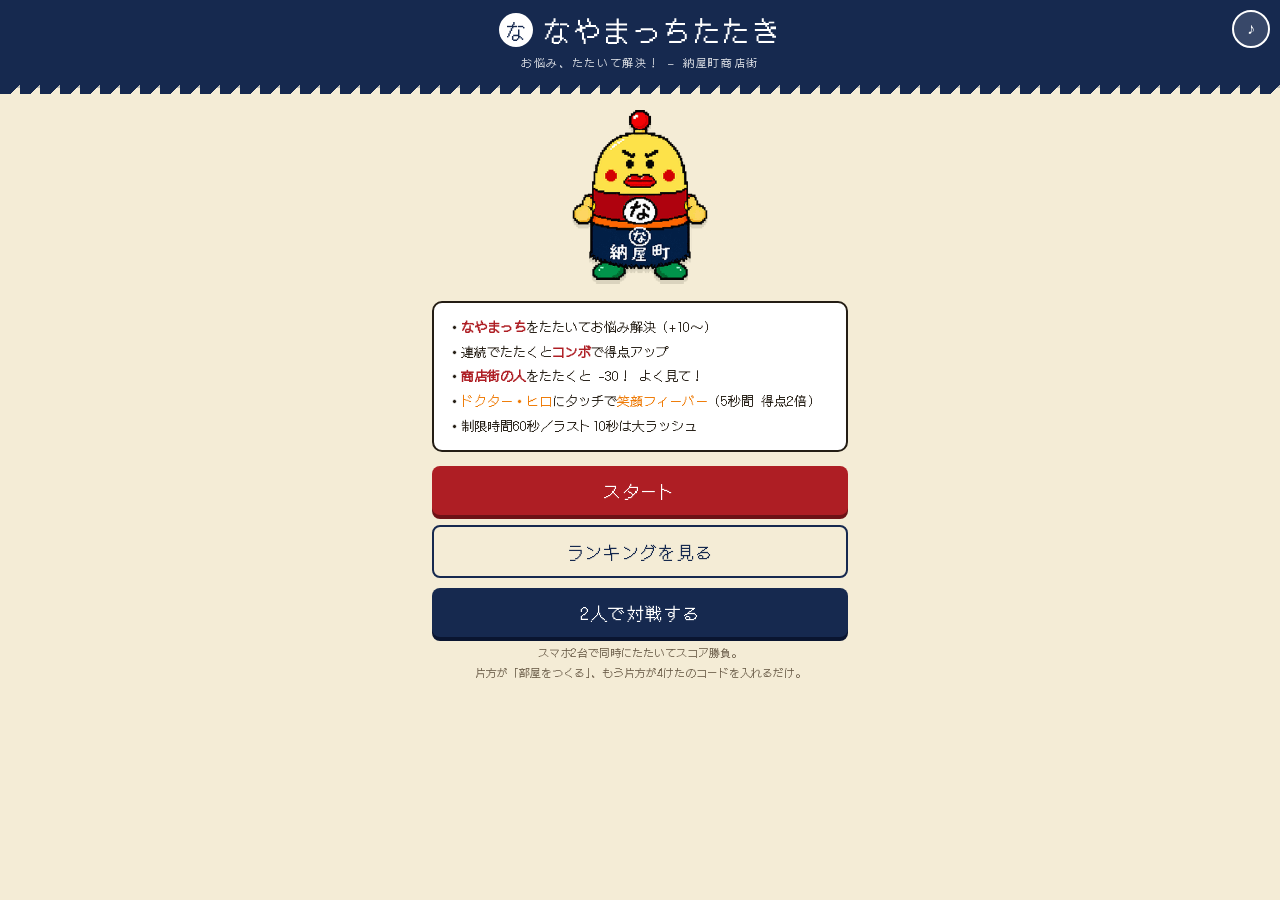
<file: index.html>
<!DOCTYPE html>
<html lang="ja">
<head>
<meta charset="UTF-8">
<meta name="color-scheme" content="light">
<meta name="viewport" content="width=device-width, initial-scale=1.0, user-scalable=no">
<title>なやまっちたたき｜納屋町商店街</title>
<meta name="description" content="納屋町商店街のなやまっちを叩いてお悩み解決！週間・月間ランキングつきのモグラ叩きゲーム。">
<meta property="og:title" content="なやまっちたたき｜納屋町商店街">
<meta property="og:description" content="お悩み、たたいて解決！">
<meta property="og:image" content="ogp.png">
<meta property="og:type" content="website">
<meta name="apple-mobile-web-app-capable" content="yes">
<meta name="apple-mobile-web-app-status-bar-style" content="black-translucent">
<link rel="icon" href="icons/icon-192.png">
<link rel="apple-touch-icon" href="icons/apple-touch-icon.png">
<link rel="manifest" href="manifest.webmanifest">
<link rel="preconnect" href="https://fonts.googleapis.com">
<link href="https://fonts.googleapis.com/css2?family=DotGothic16&display=swap" rel="stylesheet">
<link rel="stylesheet" href="style.css">
</head>
<body>
<div id="bg-underlay" aria-hidden="true"></div>
<button id="mute-btn" title="音を切り替え">♪</button>
<header>
  <div class="noren">
    <div class="na-mark">な</div>
    <h1>なやまっちたたき</h1>
  </div>
  <div class="tagline">お悩み、たたいて解決！ — 納屋町商店街</div>
</header>

<main>
  <!-- タイトル -->
  <section id="scr-title" class="screen active">
    <div class="title-hero" id="title-naya"></div>
    <div class="rules">
      ・<b>なやまっち</b>をたたいてお悩み解決（+10〜）<br>
      ・連続でたたくと<b>コンボ</b>で得点アップ<br>
      ・<b>商店街の人</b>をたたくと −30！ よく見て！<br>
      ・<span class="fever-word">ドクター・ヒロ</span>にタッチで<span class="fever-word">笑顔フィーバー</span>（5秒間 得点2倍）<br>
      ・制限時間60秒／ラスト10秒は大ラッシュ
    </div>
    <div class="stack">
      <button class="btn" id="btn-start">スタート</button>
      <button class="btn ghost" id="btn-ranking">ランキングを見る</button>
      <a class="btn sub linkbtn" href="versus.html">2人で対戦する</a>
      <div class="btn-note">スマホ2台で同時にたたいてスコア勝負。<br>片方が「部屋をつくる」、もう片方が4けたのコードを入れるだけ。</div>
    </div>
  </section>

  <!-- ゲーム -->
  <section id="scr-game" class="screen">
    <div class="hud">
      <div class="box" id="hud-score"><div class="label">スコア</div><div class="val">0</div></div>
      <div class="box" id="hud-combo"><div class="label">コンボ</div><div class="val">0</div></div>
      <div class="box" id="hud-time"><div class="label">のこり</div><div class="val">60</div></div>
    </div>
    <div id="fever-bar"><div id="fever-fill"></div></div>
    <div id="board"></div>
  </section>

  <!-- 結果 -->
  <section id="scr-result" class="screen">
    <div class="result-card" id="result-card">
      <div class="label" style="font-size:12px;color:#6a5c48">けっか</div>
      <div class="big" id="result-score">0</div>
      <div class="meta" id="result-meta"></div>
      <div class="register-row" id="register-row">
        <input id="name-input" maxlength="10" placeholder="なまえ（10文字まで）">
        <button class="btn" id="btn-register">登録</button>
      </div>
      <div class="registered-note" id="registered-note" style="display:none">ランキングに登録しました！</div>
    </div>

    <div class="board-panel">
      <div class="board-tabs">
        <button id="tab-weekly" class="on">週間 TOP10</button>
        <button id="tab-monthly">月間 TOP3</button>
      </div>
      <ol class="board-list" id="board-list"></ol>
      <div class="board-caption" id="board-caption"></div>
    </div>

    <div class="stack">
      <button class="btn" id="btn-retry">もう一回</button>
      <button class="btn sub" id="btn-title">タイトルへ</button>
    </div>
    <div class="footnote" id="backend-note"></div>
  </section>
</main>

<div id="countdown"></div>

<script src="shared.js"></script>
<script src="game.js"></script>
</body>
</html>
</file>
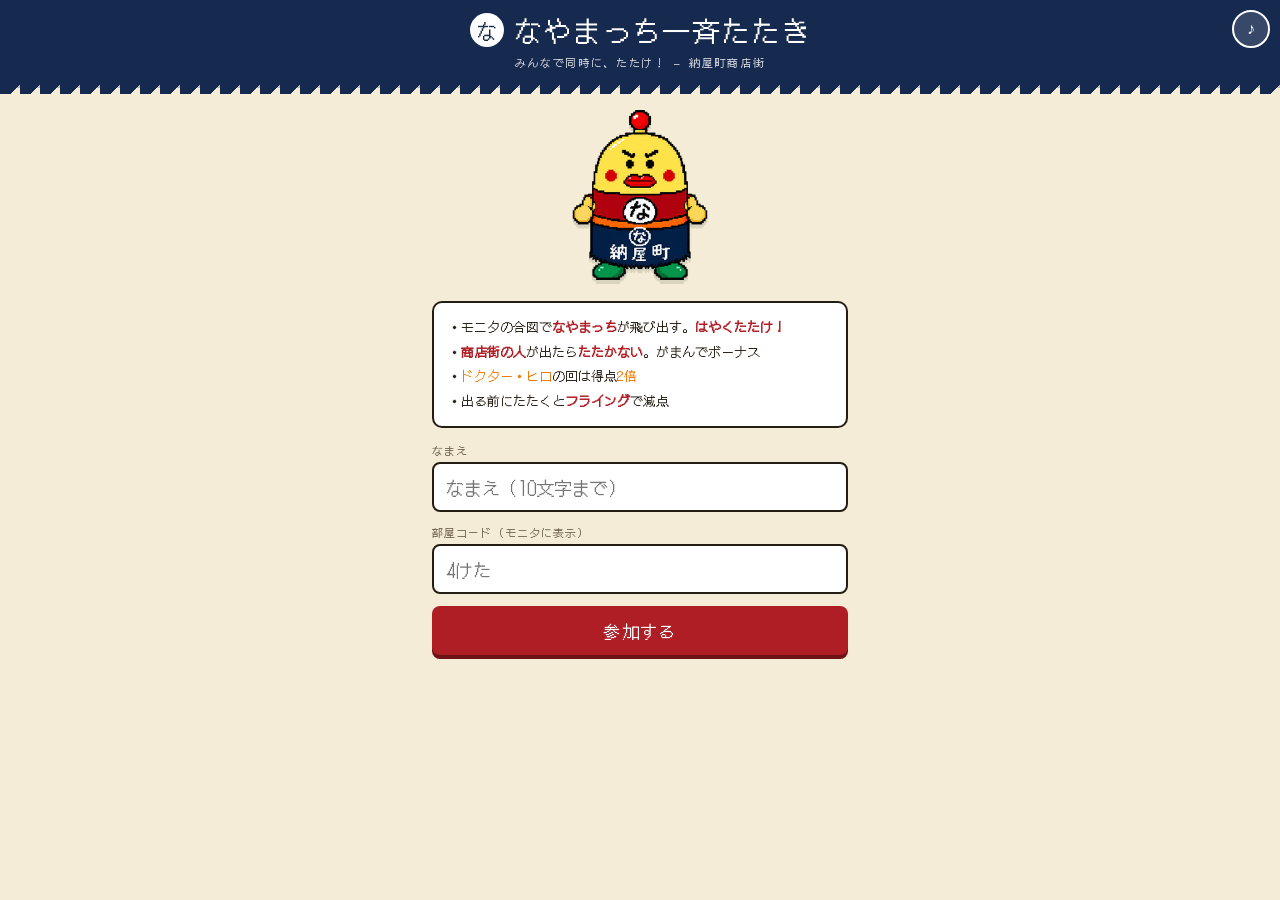
<file: event/index.html>
<!DOCTYPE html>
<html lang="ja">
<head>
<meta charset="UTF-8">
<meta name="color-scheme" content="light">
<meta name="viewport" content="width=device-width, initial-scale=1.0, user-scalable=no">
<title>なやまっち一斉たたき｜納屋町商店街</title>
<meta name="description" content="会場のみんなで同時にたたく、なやまっちの反射神経バトル。スマホで参加！">
<meta property="og:title" content="なやまっち一斉たたき｜納屋町商店街">
<meta property="og:description" content="みんなで同時に、たたけ！">
<meta property="og:image" content="../ogp.png">
<meta property="og:type" content="website">
<meta name="apple-mobile-web-app-capable" content="yes">
<meta name="apple-mobile-web-app-status-bar-style" content="black-translucent">
<link rel="icon" href="../icons/icon-192.png">
<link rel="apple-touch-icon" href="../icons/apple-touch-icon.png">
<link rel="preconnect" href="https://fonts.googleapis.com">
<link href="https://fonts.googleapis.com/css2?family=DotGothic16&display=swap" rel="stylesheet">
<link rel="stylesheet" href="../style.css">
<link rel="stylesheet" href="player.css">
</head>
<body>
<div id="bg-underlay" aria-hidden="true"></div>
<button id="mute-btn" title="音を切り替え">♪</button>
<header>
  <div class="noren">
    <div class="na-mark">な</div>
    <h1>なやまっち一斉たたき</h1>
  </div>
  <div class="tagline">みんなで同時に、たたけ！ — 納屋町商店街</div>
</header>

<main>
  <!-- 参加 -->
  <section id="scr-entry" class="screen active">
    <div class="title-hero" id="title-naya"></div>
    <div class="rules">
      ・モニタの合図で<b>なやまっち</b>が飛び出す。<b>はやくたたけ！</b><br>
      ・<b>商店街の人</b>が出たら<b>たたかない</b>。がまんでボーナス<br>
      ・<span class="fever-word">ドクター・ヒロ</span>の回は得点<span class="fever-word">2倍</span><br>
      ・出る前にたたくと<b>フライング</b>で減点
    </div>
    <label class="field"><span>なまえ</span><input id="name-input" maxlength="10" placeholder="なまえ（10文字まで）"></label>
    <label class="field"><span>部屋コード（モニタに表示）</span><input id="code-input" inputmode="numeric" pattern="[0-9]*" maxlength="4" placeholder="4けた"></label>
    <div class="stack">
      <button class="btn" id="btn-join">参加する</button>
    </div>
    <div class="footnote" id="entry-note"></div>
  </section>

  <!-- 待機 -->
  <section id="scr-lobby" class="screen">
    <div class="result-card">
      <div class="label">参加できました！</div>
      <div class="big-name" id="lobby-name">なまえ</div>
      <div class="meta">いま <b id="lobby-count">1</b> 人が参加中</div>
      <div class="team-chip" id="team-chip"></div>
    </div>
    <div class="waiting-note">モニタを見て、はじまるのを待ってね</div>
    <div class="stack"><button class="btn ghost" id="btn-leave">退出する</button></div>
  </section>

  <!-- ラウンド -->
  <section id="scr-round" class="screen">
    <div class="round-head"><span id="round-label">ラウンド 1</span><span class="total" id="total-score">0 点</span></div>
    <div id="arena" class="arena wait">
      <div class="arena-msg" id="arena-msg">まて…</div>
      <div class="hole big-hole"><img class="cellimg" id="arena-img" alt=""></div>
      <div class="arena-result" id="arena-result"></div>
    </div>
    <div class="footnote">画面のどこを押してもOK</div>
  </section>

  <!-- 団体戦 -->
  <section id="scr-tug" class="screen">
    <div class="round-head"><span>団体戦・綱引き</span><span class="total" id="tug-time">10</span></div>
    <div id="tug-btn" class="tug-btn">
      <div class="tug-team" id="tug-team">あか</div>
      <div class="tug-msg" id="tug-msg">連打！</div>
      <div class="tug-count" id="tug-count">0</div>
    </div>
  </section>

  <!-- 最終結果 -->
  <section id="scr-final" class="screen">
    <div class="result-card">
      <div class="label" style="font-size:12px;color:#6a5c48">けっか</div>
      <div class="rank" id="final-rank">—位</div>
      <div class="meta" id="final-meta"></div>
      <div class="big" id="final-score">0</div>
      <div class="meta">点</div>
    </div>
    <div class="board-panel">
      <div class="board-tabs"><button class="on">TOP 5</button></div>
      <ol class="board-list" id="final-list"></ol>
    </div>
    <div class="waiting-note" id="final-note">モニタの「もう一回」で次がはじまります</div>
    <div class="stack"><button class="btn ghost" id="btn-leave2">退出する</button></div>
  </section>
</main>

<div id="flash"></div>

<script src="../shared.js"></script>
<script src="../net.js"></script>
<script src="player.js"></script>
</body>
</html>
</file>
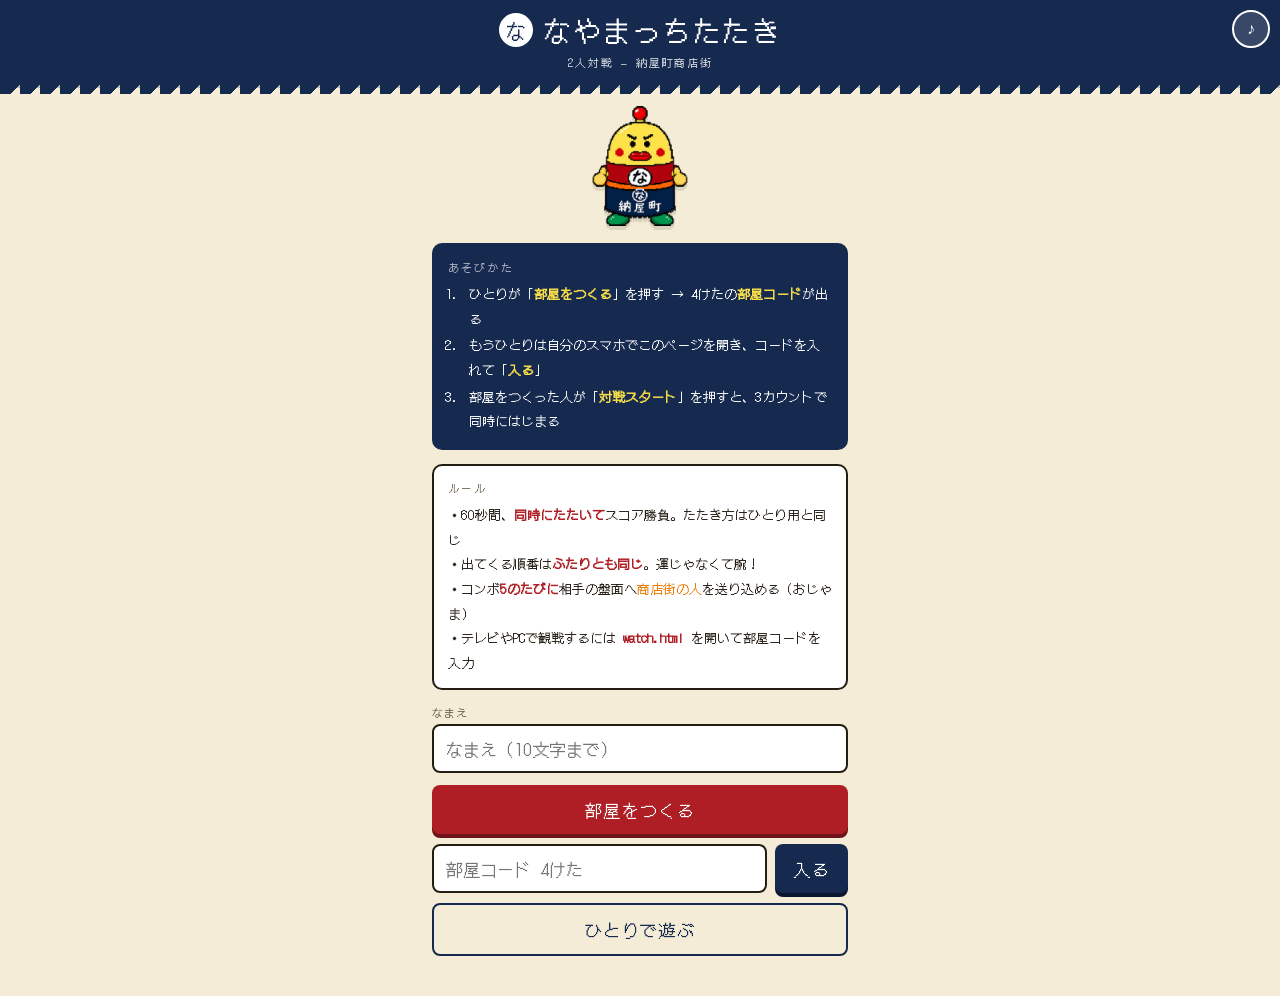
<file: versus.html>
<!DOCTYPE html>
<html lang="ja">
<head>
<meta charset="UTF-8">
<meta name="color-scheme" content="light">
<meta name="viewport" content="width=device-width, initial-scale=1.0, user-scalable=no">
<title>なやまっちたたき 対戦｜納屋町商店街</title>
<meta name="description" content="なやまっちたたきの2人対戦モード。スマホ2台で同時にたたいて、大型モニタで観戦！">
<meta property="og:title" content="なやまっちたたき 対戦｜納屋町商店街">
<meta property="og:description" content="2人で同時にたたいて勝負！">
<meta property="og:image" content="ogp.png">
<meta property="og:type" content="website">
<meta name="apple-mobile-web-app-capable" content="yes">
<meta name="apple-mobile-web-app-status-bar-style" content="black-translucent">
<link rel="icon" href="icons/icon-192.png">
<link rel="apple-touch-icon" href="icons/apple-touch-icon.png">
<link rel="preconnect" href="https://fonts.googleapis.com">
<link href="https://fonts.googleapis.com/css2?family=DotGothic16&display=swap" rel="stylesheet">
<link rel="stylesheet" href="style.css">
<link rel="stylesheet" href="versus.css">
</head>
<body>
<div id="bg-underlay" aria-hidden="true"></div>
<button id="mute-btn" title="音を切り替え">♪</button>
<header>
  <div class="noren">
    <div class="na-mark">な</div>
    <h1>なやまっちたたき</h1>
  </div>
  <div class="tagline">2人対戦 — 納屋町商店街</div>
</header>

<main>
  <!-- 入口 -->
  <section id="scr-entry" class="screen active">
    <div class="title-hero" id="title-naya"></div>
    <div class="rules howto">
      <div class="rules-title">あそびかた</div>
      <ol>
        <li>ひとりが「<b>部屋をつくる</b>」を押す → 4けたの<b>部屋コード</b>が出る</li>
        <li>もうひとりは自分のスマホでこのページを開き、コードを入れて「<b>入る</b>」</li>
        <li>部屋をつくった人が「<b>対戦スタート</b>」を押すと、3カウントで同時にはじまる</li>
      </ol>
    </div>
    <div class="rules">
      <div class="rules-title">ルール</div>
      ・60秒間、<b>同時にたたいて</b>スコア勝負。たたき方はひとり用と同じ<br>
      ・出てくる順番は<b>ふたりとも同じ</b>。運じゃなくて腕！<br>
      ・コンボ<b>5のたびに</b>相手の盤面へ<span class="fever-word">商店街の人</span>を送り込める（おじゃま）<br>
      ・テレビやPCで観戦するには <b>watch.html</b> を開いて部屋コードを入力
    </div>
    <label class="field">
      <span>なまえ</span>
      <input id="name-input" maxlength="10" placeholder="なまえ（10文字まで）">
    </label>
    <div class="stack">
      <button class="btn" id="btn-create">部屋をつくる</button>
      <div class="join-row">
        <input id="code-input" inputmode="numeric" pattern="[0-9]*" maxlength="4" placeholder="部屋コード 4けた">
        <button class="btn sub" id="btn-join">入る</button>
      </div>
      <a class="btn ghost linkbtn" href="index.html">ひとりで遊ぶ</a>
    </div>
    <div class="footnote" id="entry-note"></div>
  </section>

  <!-- 部屋 -->
  <section id="scr-room" class="screen">
    <div class="room-card">
      <div class="label">部屋コード</div>
      <div class="room-code" id="room-code">0000</div>
      <div class="room-hint">相手のスマホで <b>versus.html</b> を開いてこのコードを入力</div>
      <div class="room-hint">観戦用（大型モニタ）：<span class="mono" id="watch-url"></span></div>
    </div>
    <div class="members-panel">
      <div class="label">参加者</div>
      <ul class="members" id="members"></ul>
    </div>
    <div class="stack">
      <button class="btn" id="btn-start" disabled>対戦スタート</button>
      <div class="waiting-note" id="waiting-note">相手の参加を待っています…</div>
      <button class="btn ghost" id="btn-leave">部屋を出る</button>
    </div>
    <div class="footnote" id="room-note"></div>
  </section>

  <!-- ゲーム -->
  <section id="scr-game" class="screen">
    <div class="vs-strip">
      <div class="vs-me"><span class="nm" id="vs-me-name">じぶん</span></div>
      <div class="vs-bar"><div class="vs-fill" id="vs-fill"></div></div>
      <div class="vs-op"><span class="nm" id="vs-op-name">あいて</span><span class="sc" id="vs-op-score">0</span></div>
    </div>
    <div class="hud">
      <div class="box" id="hud-score"><div class="label">スコア</div><div class="val">0</div></div>
      <div class="box" id="hud-combo"><div class="label">コンボ</div><div class="val">0</div></div>
      <div class="box" id="hud-time"><div class="label">のこり</div><div class="val">60</div></div>
    </div>
    <div id="fever-bar"><div id="fever-fill"></div></div>
    <div id="board"></div>
    <div class="toast" id="toast"></div>
  </section>

  <!-- 結果 -->
  <section id="scr-result" class="screen">
    <div class="result-card">
      <div class="verdict" id="verdict">WIN</div>
      <div class="vs-scores">
        <div class="col"><div class="who" id="rs-me-name">じぶん</div><div class="big" id="rs-me">0</div><div class="meta" id="rs-me-meta"></div></div>
        <div class="vsmark">vs</div>
        <div class="col"><div class="who" id="rs-op-name">あいて</div><div class="big op" id="rs-op">0</div><div class="meta" id="rs-op-meta"></div></div>
      </div>
    </div>
    <div class="stack">
      <button class="btn" id="btn-again">もう一回</button>
      <div class="waiting-note" id="again-note"></div>
      <button class="btn ghost" id="btn-leave2">部屋を出る</button>
    </div>
  </section>
</main>

<div id="countdown"></div>

<script src="shared.js"></script>
<script src="net.js"></script>
<script src="versus.js"></script>
</body>
</html>
</file>
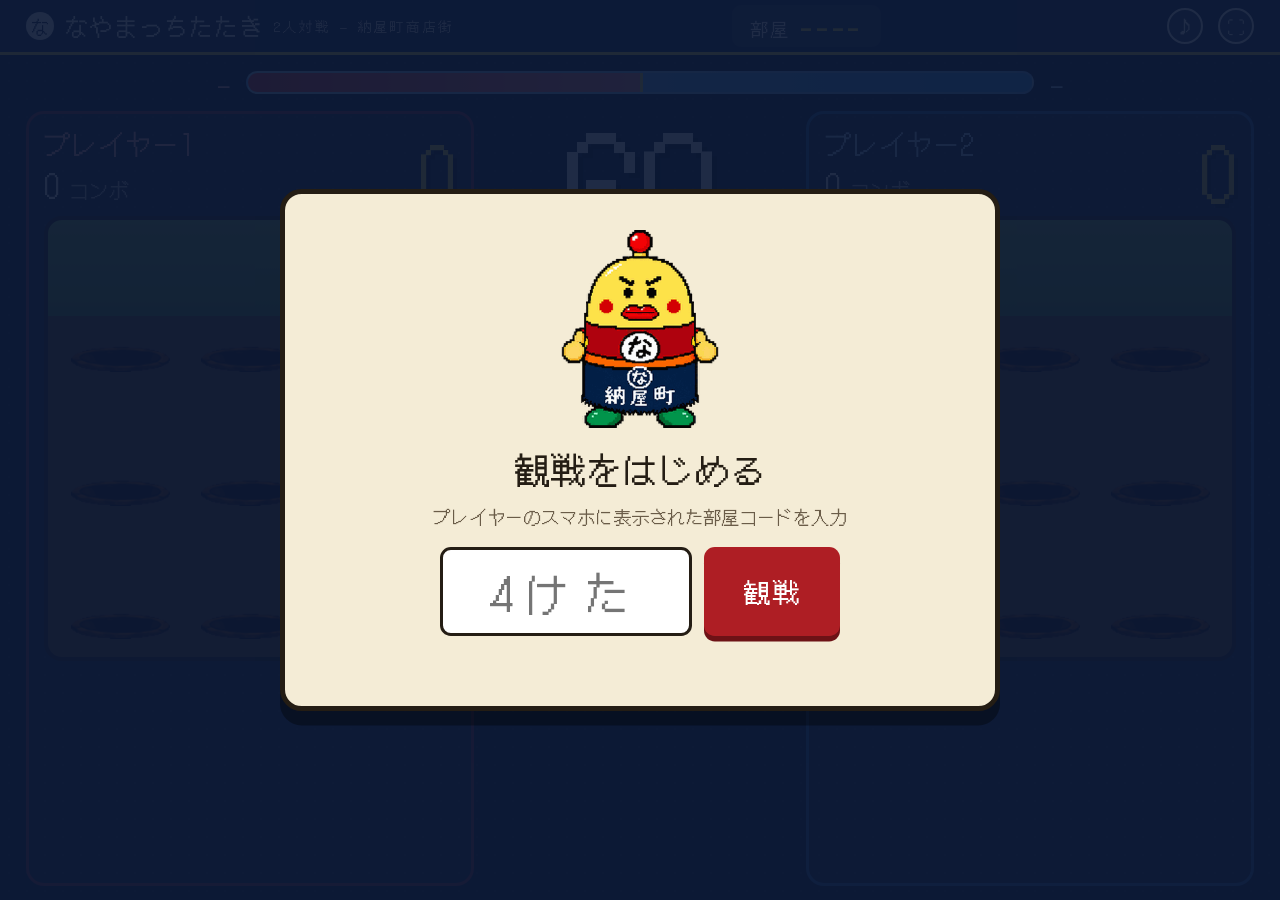
<file: watch.html>
<!DOCTYPE html>
<html lang="ja">
<head>
<meta charset="UTF-8">
<meta name="color-scheme" content="dark">
<meta name="viewport" content="width=device-width, initial-scale=1.0">
<title>なやまっちたたき 対戦 観戦｜納屋町商店街</title>
<meta name="description" content="なやまっちたたき 2人対戦の観戦画面。大型モニタに映して会場で盛り上がろう！">
<meta property="og:title" content="なやまっちたたき 対戦 観戦｜納屋町商店街">
<meta property="og:image" content="ogp.png">
<meta property="og:type" content="website">
<link rel="icon" href="icons/icon-192.png">
<link rel="preconnect" href="https://fonts.googleapis.com">
<link href="https://fonts.googleapis.com/css2?family=DotGothic16&display=swap" rel="stylesheet">
<link rel="stylesheet" href="watch.css">
</head>
<body>
<div class="topbar">
  <div class="brand"><span class="na-mark">な</span><span class="ttl">なやまっちたたき</span><span class="sub">2人対戦 — 納屋町商店街</span></div>
  <div class="room-chip" id="room-chip">部屋 <b id="chip-code">----</b></div>
  <div class="tools">
    <button id="mute-btn" title="音を切り替え">♪</button>
    <button id="fs-btn" title="全画面">⛶</button>
  </div>
</div>

<!-- 部屋コード入力 -->
<section id="scr-entry" class="overlay active">
  <div class="card">
    <div class="hero" id="entry-naya"></div>
    <h2>観戦をはじめる</h2>
    <p>プレイヤーのスマホに表示された部屋コードを入力</p>
    <div class="join-row">
      <input id="code-input" inputmode="numeric" pattern="[0-9]*" maxlength="4" placeholder="4けた">
      <button class="btn" id="btn-watch">観戦</button>
    </div>
    <div class="note" id="entry-note"></div>
  </div>
</section>

<!-- 本体 -->
<main id="arena">
  <div class="tug">
    <div class="tug-name a" id="tug-a">—</div>
    <div class="tug-bar"><div class="tug-fill" id="tug-fill"></div><div class="tug-mid"></div></div>
    <div class="tug-name b" id="tug-b">—</div>
  </div>

  <div class="stage">
    <section class="player a" id="pl-a">
      <div class="phead">
        <div class="pname" id="pa-name">プレイヤー1</div>
        <div class="pscore" id="pa-score">0</div>
        <div class="pcombo" id="pa-combo"><span class="n">0</span> コンボ</div>
      </div>
      <div class="pboard" id="pa-board"></div>
      <div class="pfever" id="pa-fever">笑顔フィーバー！</div>
    </section>

    <section class="center">
      <div class="clock" id="clock">60</div>
      <div class="clock-label">のこり</div>
      <div class="vsmark">VS</div>
      <ul class="ticker" id="ticker"></ul>
    </section>

    <section class="player b" id="pl-b">
      <div class="phead">
        <div class="pname" id="pb-name">プレイヤー2</div>
        <div class="pscore" id="pb-score">0</div>
        <div class="pcombo" id="pb-combo"><span class="n">0</span> コンボ</div>
      </div>
      <div class="pboard" id="pb-board"></div>
      <div class="pfever" id="pb-fever">笑顔フィーバー！</div>
    </section>
  </div>
</main>

<!-- 待機 -->
<section id="scr-lobby" class="overlay">
  <div class="card lobby">
    <div class="lobby-label">部屋コード</div>
    <div class="lobby-code" id="lobby-code">0000</div>
    <div class="lobby-hint">スマホで <b>versus.html</b> を開いてコードを入力</div>
    <ul class="lobby-members" id="lobby-members"></ul>
    <div class="lobby-status" id="lobby-status">プレイヤーを待っています…</div>
  </div>
</section>

<!-- 結果 -->
<section id="scr-result" class="overlay">
  <div class="confetti" id="confetti"></div>
  <div class="card result">
    <div class="result-label">けっか</div>
    <div class="winner" id="winner">—</div>
    <div class="result-scores">
      <div class="col a"><div class="who" id="rs-a-name"></div><div class="num" id="rs-a"></div><div class="meta" id="rs-a-meta"></div></div>
      <div class="vs">vs</div>
      <div class="col b"><div class="who" id="rs-b-name"></div><div class="num" id="rs-b"></div><div class="meta" id="rs-b-meta"></div></div>
    </div>
    <div class="result-note">ホストの「もう一回」で次の対戦がはじまります</div>
  </div>
</section>

<div id="countdown"></div>

<script src="shared.js"></script>
<script src="net.js"></script>
<script src="watch.js"></script>
</body>
</html>
</file>
<file: style.css>
:root{
    --yellow:#f7dd4a; --crimson:#ae1e24; --orange:#ee7800;
    --navy:#16294f; --green:#0f8a4c; --beige:#d1b077;
    --paper:#f4ecd6; --ink:#241d14; --soil:#6b4a2a; --soil-dark:#4a3119;
  }
  *{margin:0;padding:0;box-sizing:border-box;-webkit-tap-highlight-color:transparent}
  html,body{height:100%}
  html{background:var(--paper) !important}
  body{
    font-family:'DotGothic16',sans-serif; background:var(--paper) !important; color:var(--ink);
    display:flex; flex-direction:column; align-items:center;
    touch-action:manipulation; user-select:none; -webkit-user-select:none;
    background-image:radial-gradient(rgba(107,74,42,.06) 1px, transparent 1px);
    background-size:14px 14px;
    overflow-x:hidden;
  }
  #bg-underlay{
    position:fixed; inset:0; z-index:-1; pointer-events:none;
    background:var(--paper);
    background-image:radial-gradient(rgba(107,74,42,.06) 1px, transparent 1px);
    background-size:14px 14px;
  }
  /* ---- 暖簾ヘッダー ---- */
  header{
    width:100%; background:var(--navy); color:#fff;
    padding:10px 12px 14px; text-align:center; position:relative;
    box-shadow:0 4px 0 rgba(22,41,79,.25);
  }
  header::after{
    content:""; position:absolute; left:0; right:0; bottom:-10px; height:10px;
    background:linear-gradient(-45deg, transparent 7px, var(--navy) 0) 0 0/20px 100% repeat-x;
  }
  .noren{display:flex; align-items:center; justify-content:center; gap:10px}
  .na-mark{
    width:34px; height:34px; border-radius:50%; background:#fff; color:var(--navy);
    display:flex; align-items:center; justify-content:center; font-size:20px; flex:none;
  }
  h1{font-size:clamp(20px,6vw,28px); letter-spacing:.06em; font-weight:400}
  .tagline{font-size:11px; opacity:.85; margin-top:4px; letter-spacing:.15em}

  main{width:min(440px,100%); padding:16px 12px 32px; flex:1}
  .screen{display:none}
  .screen.active{display:block}

  /* ---- 共通ボタン ---- */
  .btn{
    font-family:inherit; font-size:17px; padding:12px 20px; width:100%;
    background:var(--crimson); color:#fff; border:none; border-radius:8px;
    box-shadow:0 4px 0 #6d1216; cursor:pointer; letter-spacing:.08em;
  }
  .btn:active{transform:translateY(3px); box-shadow:0 1px 0 #6d1216}
  .btn:disabled{pointer-events:none; opacity:.45}
  .btn.sub{background:var(--navy); box-shadow:0 4px 0 #0a1530}
  .btn.sub:active{box-shadow:0 1px 0 #0a1530}
  .btn.ghost{background:transparent; color:var(--navy); box-shadow:none; border:2px solid var(--navy)}
  .linkbtn{display:block; text-align:center; text-decoration:none}
  .btn-note{font-size:11px; color:#6a5c48; text-align:center; line-height:1.8; margin-top:-4px}

  /* ---- タイトル ---- */
  .title-hero{text-align:center; margin:10px 0 16px}
  .title-hero img{height:170px; width:auto; filter:drop-shadow(0 4px 0 rgba(36,29,20,.12));
    animation:kSway 1.6s ease-in-out infinite; transform-origin:50% 96%}
  .rules{
    background:#fff; border:2px solid var(--ink); border-radius:10px;
    padding:12px 14px; font-size:13px; line-height:1.9; margin-bottom:14px;
  }
  .rules b{color:var(--crimson)}
  .rules .fever-word{color:var(--orange)}
  .stack{display:flex; flex-direction:column; gap:10px}

  /* ---- ゲーム ---- */
  .hud{
    display:flex; justify-content:space-between; align-items:flex-end;
    margin-bottom:10px; gap:8px;
  }
  .hud .box{background:#fff; border:2px solid var(--ink); border-radius:8px; padding:5px 10px; text-align:center; flex:1}
  .hud .label{font-size:10px; letter-spacing:.1em; color:#6a5c48}
  .hud .val{font-size:22px; line-height:1.1}
  #hud-time.hurry .val{color:var(--crimson)}
  #hud-combo .val{color:var(--orange)}

  #fever-bar{height:8px; border-radius:4px; background:#e2d6b8; margin-bottom:10px; overflow:hidden; visibility:hidden}
  #fever-bar.on{visibility:visible}
  #fever-fill{height:100%; width:100%; background:linear-gradient(90deg,var(--orange),var(--yellow)); transition:width .1s linear}

  #board{
    display:grid; grid-template-columns:repeat(3,1fr); gap:8px;
    background:linear-gradient(#7fae57,#5c8f3f 26%, var(--soil) 26%);
    border:3px solid var(--ink); border-radius:14px; padding:26px 10px 14px;
  }
  body.fever #board{box-shadow:0 0 0 4px var(--yellow), 0 0 24px rgba(238,120,0,.5)}
  .hole{position:relative; aspect-ratio:1/1.05; cursor:pointer}
  .cellimg{
    position:absolute; inset:0; width:100%; height:100%;
    object-fit:contain; object-position:center bottom;
    pointer-events:none; -webkit-user-select:none;
  }
  .cellimg.jump{animation:cellPop .15s ease-out}
  @keyframes cellPop{0%{transform:translateY(4%) scaleY(.94)}100%{transform:none}}
  @media (prefers-reduced-motion: reduce){ .cellimg{animation:none !important} }

  .pop{
    position:absolute; left:50%; top:12%; transform:translateX(-50%);
    font-size:16px; color:var(--crimson); pointer-events:none;
    animation:rise .7s ease-out forwards; white-space:nowrap; z-index:5;
    text-shadow:1px 1px 0 #fff;
  }
  .pop.good{color:var(--green)}
  .pop.fever-pop{color:var(--orange); font-size:15px}
  @keyframes rise{from{opacity:1; margin-top:0} to{opacity:0; margin-top:-30px}}

  .bubble{
    position:absolute; left:50%; bottom:96%; transform:translateX(-50%);
    background:#fff; border:2px solid var(--ink); border-radius:8px;
    padding:4px 8px; font-size:11px; white-space:nowrap; z-index:6;
    animation:fadeout 1.2s ease forwards; pointer-events:none;
  }
  .bubble::after{
    content:""; position:absolute; left:50%; bottom:-7px; transform:translateX(-50%);
    border:6px solid transparent; border-top-color:var(--ink); border-bottom:0;
  }
  @keyframes fadeout{0%,70%{opacity:1} 100%{opacity:0}}

  #countdown{
    position:fixed; inset:0; display:none; align-items:center; justify-content:center;
    font-size:80px; color:var(--navy); z-index:20; pointer-events:none;
    text-shadow:3px 3px 0 #fff;
  }

  /* ---- 結果・ランキング ---- */
  .result-card{
    background:#fff; border:3px solid var(--ink); border-radius:12px;
    padding:16px; text-align:center; margin-bottom:14px;
  }
  .result-card .big{font-size:44px; color:var(--crimson); line-height:1.2}
  .result-card .meta{font-size:12px; color:#6a5c48; margin-top:6px}
  .register-row{display:flex; gap:8px; margin-top:12px}
  .register-row input{
    flex:1; font-family:inherit; font-size:16px; padding:10px;
    border:2px solid var(--ink); border-radius:8px; min-width:0;
  }
  .register-row .btn{width:auto; padding:10px 16px; font-size:15px}
  .registered-note{font-size:12px; color:var(--green); margin-top:10px}

  .board-panel{background:#fff; border:2px solid var(--ink); border-radius:12px; overflow:hidden; margin-bottom:14px}
  .board-tabs{display:flex}
  .board-tabs button{
    flex:1; font-family:inherit; font-size:14px; padding:10px; border:none;
    background:#e8dfc6; color:#6a5c48; cursor:pointer; letter-spacing:.08em;
  }
  .board-tabs button.on{background:var(--navy); color:#fff}
  .board-list{list-style:none; padding:10px 14px; min-height:120px}
  .board-list li{
    display:flex; align-items:baseline; gap:10px; padding:6px 2px;
    border-bottom:1px dashed #d6c9a6; font-size:15px;
  }
  .board-list li:last-child{border-bottom:none}
  .board-list .rank{width:2.4em; color:#6a5c48; font-size:13px}
  .board-list li.top1 .rank{color:var(--orange)}
  .board-list .nm{flex:1; overflow:hidden; text-overflow:ellipsis; white-space:nowrap}
  .board-list .sc{font-size:17px}
  .board-list .empty{border:none; justify-content:center; color:#9a8a6c; font-size:13px; padding:24px 0}
  .board-caption{font-size:11px; color:#6a5c48; text-align:center; padding:0 0 10px}

  .footnote{font-size:10px; color:#9a8a6c; text-align:center; margin-top:8px; line-height:1.8}
  #mute-btn{
    position:fixed; right:10px; top:10px; z-index:30; width:38px; height:38px;
    border-radius:50%; border:2px solid #fff; background:rgba(255,255,255,.15);
    color:#fff; font-size:16px; cursor:pointer;
  }
</file>
<file: event/player.css>
/* ---- 一斉たたき（スマホ側） ---- */
  .field{display:block; margin-bottom:12px}
  .field span{display:block; font-size:11px; color:#6a5c48; letter-spacing:.1em; margin-bottom:4px}
  .field input{width:100%; font-family:inherit; font-size:18px; padding:10px 12px; border:2px solid var(--ink); border-radius:8px; background:#fff; min-width:0}
  .big-name{font-size:30px; margin:4px 0}
  .result-card .label{font-size:12px; color:#6a5c48; letter-spacing:.15em}
  .team-chip{display:none; margin:10px auto 0; width:max-content; padding:4px 14px; border-radius:8px; color:#fff; font-size:13px; letter-spacing:.1em}
  .team-chip.red{display:block; background:var(--crimson)} .team-chip.blue{display:block; background:#1f6fd0}
  .waiting-note{font-size:13px; color:#6a5c48; text-align:center; line-height:1.9; margin:12px 0}

  .round-head{display:flex; justify-content:space-between; align-items:baseline; font-size:15px; margin-bottom:10px; padding:0 2px}
  .round-head .total{color:var(--crimson); font-size:18px}
  .arena{
    position:relative; border:3px solid var(--ink); border-radius:14px; min-height:62vh;
    display:flex; flex-direction:column; align-items:center; justify-content:center; gap:10px;
    background:linear-gradient(#7fae57,#5c8f3f 22%, var(--soil) 22%); transition:background .2s; overflow:hidden;
  }
  .arena.wait{background:var(--navy)}
  .arena.wait .big-hole{visibility:hidden}
  .arena.fever{box-shadow:0 0 0 4px var(--yellow), 0 0 24px rgba(238,120,0,.5)}
  .arena-msg{font-size:34px; color:#fff; text-shadow:2px 2px 0 rgba(0,0,0,.4); min-height:1.2em; letter-spacing:.1em; z-index:2}
  .arena.wait .arena-msg{animation:blink 1.2s ease infinite}
  @keyframes blink{0%,100%{opacity:1}50%{opacity:.35}}
  .big-hole{width:62%; aspect-ratio:1/1.05; position:relative}
  .big-hole .cellimg{position:absolute; inset:0; width:100%; height:100%; object-fit:contain; object-position:center bottom}
  .arena-result{font-size:22px; color:#fff; text-shadow:2px 2px 0 rgba(0,0,0,.4); min-height:1.3em; text-align:center; line-height:1.4; z-index:2}
  .arena-result b{font-size:34px; color:var(--yellow)}
  .arena-result.bad b{color:#ff8a8e}

  .tug-btn{
    border:3px solid var(--ink); border-radius:14px; min-height:62vh; display:flex; flex-direction:column;
    align-items:center; justify-content:center; gap:8px; color:#fff; user-select:none; cursor:pointer;
  }
  .tug-btn.red{background:var(--crimson)} .tug-btn.blue{background:#1f6fd0}
  .tug-btn.go:active{transform:scale(.97)}
  .tug-team{font-size:22px; letter-spacing:.2em; opacity:.85}
  .tug-msg{font-size:44px; letter-spacing:.1em}
  .tug-count{font-size:64px; line-height:1}

  .rank{font-size:52px; color:var(--crimson); line-height:1.1}
  #flash{position:fixed; inset:0; background:#fff; opacity:0; pointer-events:none; z-index:40; transition:opacity .08s}
  #flash.on{opacity:.6}
</file>
<file: versus.css>
/* ---- 対戦（プレイヤー側）追加スタイル ---- */
  .title-hero img{height:120px}
  .title-hero{margin:6px 0 12px}
  .rules-title{font-size:11px; letter-spacing:.2em; color:#6a5c48; margin-bottom:4px}
  .rules.howto{background:var(--navy); color:#fff; border-color:var(--navy)}
  .rules.howto b{color:var(--yellow)}
  .rules.howto .rules-title{color:rgba(255,255,255,.7)}
  .rules.howto ol{padding-left:1.4em; margin:0}
  .rules.howto li{padding-left:.2em; margin-bottom:2px}
  .field{display:block; margin-bottom:12px}
  .field span{display:block; font-size:11px; color:#6a5c48; letter-spacing:.1em; margin-bottom:4px}
  .field input, .join-row input{
    width:100%; font-family:inherit; font-size:17px; padding:10px 12px;
    border:2px solid var(--ink); border-radius:8px; background:#fff; min-width:0;
  }
  .join-row{display:flex; gap:8px}
  .join-row .btn{width:auto; padding:12px 18px; white-space:nowrap}
  .linkbtn{display:block; text-align:center; text-decoration:none}

  .room-card{
    background:#fff; border:3px solid var(--ink); border-radius:12px;
    padding:14px 16px 12px; text-align:center; margin-bottom:12px;
  }
  .room-card .label, .members-panel .label{font-size:11px; letter-spacing:.15em; color:#6a5c48}
  .room-code{font-size:64px; line-height:1.1; color:var(--crimson); letter-spacing:.12em; margin:2px 0 6px}
  .room-hint{font-size:11px; color:#6a5c48; line-height:1.8}
  .room-hint b{color:var(--navy)}
  .mono{font-family:monospace; font-size:11px; word-break:break-all; color:var(--navy)}
  .members-panel{background:#fff; border:2px solid var(--ink); border-radius:12px; padding:10px 14px; margin-bottom:12px}
  .members{list-style:none; margin-top:6px}
  .members li{display:flex; align-items:center; gap:8px; padding:6px 0; border-bottom:1px dashed #d6c9a6; font-size:15px}
  .members li:last-child{border-bottom:none}
  .members li .tag{font-size:10px; padding:2px 6px; border-radius:4px; background:var(--navy); color:#fff; letter-spacing:.1em}
  .members li .tag.watch{background:var(--green)}
  .members li .tag.me{background:var(--orange)}
  .members li.empty{color:#9a8a6c; font-size:13px; justify-content:center; padding:10px 0}
  .waiting-note{font-size:12px; color:#6a5c48; text-align:center; line-height:1.8; min-height:1.8em}

  .vs-strip{
    display:flex; align-items:center; gap:8px; margin-bottom:8px;
    background:#fff; border:2px solid var(--ink); border-radius:8px; padding:6px 10px; font-size:12px;
  }
  .vs-strip .nm{overflow:hidden; text-overflow:ellipsis; white-space:nowrap; max-width:7em; display:inline-block; vertical-align:bottom}
  .vs-op{display:flex; align-items:baseline; gap:6px; color:var(--navy)}
  .vs-op .sc{font-size:16px}
  .vs-bar{flex:1; height:10px; background:#e2d6b8; border-radius:5px; overflow:hidden; position:relative}
  .vs-bar::after{content:""; position:absolute; left:50%; top:0; bottom:0; width:2px; background:rgba(36,29,20,.35)}
  .vs-fill{height:100%; width:50%; background:linear-gradient(90deg,var(--navy),var(--crimson)); transition:width .3s ease}

  .toast{
    position:fixed; left:50%; top:46%; transform:translate(-50%,-50%) scale(.9);
    background:var(--navy); color:#fff; padding:10px 16px; border-radius:10px;
    font-size:15px; letter-spacing:.06em; opacity:0; pointer-events:none; z-index:15;
    transition:opacity .15s, transform .15s; white-space:nowrap; box-shadow:0 4px 0 rgba(0,0,0,.25);
  }
  .toast.show{opacity:1; transform:translate(-50%,-50%) scale(1)}
  .toast.bad{background:var(--crimson)}
  .toast.good{background:var(--green)}
  .hole.trap .cellimg{filter:drop-shadow(0 0 6px var(--crimson))}

  .verdict{font-size:48px; line-height:1.1; letter-spacing:.1em; color:var(--crimson)}
  .verdict.lose{color:var(--navy)}
  .verdict.draw{color:var(--green)}
  .vs-scores{display:flex; align-items:center; justify-content:center; gap:10px; margin-top:8px}
  .vs-scores .col{flex:1}
  .vs-scores .who{font-size:12px; color:#6a5c48; overflow:hidden; text-overflow:ellipsis; white-space:nowrap}
  .vs-scores .big{font-size:40px}
  .vs-scores .big.op{color:var(--navy)}
  .vs-scores .vsmark{font-size:14px; color:#9a8a6c}
  .result-card .meta{font-size:11px}
</file>
<file: watch.css>
/* =========================================================
   観戦画面（大型モニタ向け）
========================================================= */
:root{
  --yellow:#f7dd4a; --crimson:#ae1e24; --orange:#ee7800;
  --navy:#16294f; --navy-deep:#0d1a36; --green:#0f8a4c; --beige:#d1b077;
  --paper:#f4ecd6; --ink:#241d14; --soil:#6b4a2a;
  --a:#e5383f; --b:#3fa0ff;
}
*{margin:0;padding:0;box-sizing:border-box}
html,body{height:100%}
body{
  font-family:'DotGothic16',sans-serif; color:#fff; background:var(--navy-deep);
  background-image:radial-gradient(rgba(255,255,255,.07) 1px, transparent 1px);
  background-size:18px 18px; overflow:hidden; user-select:none;
  display:flex; flex-direction:column;
}
button{font-family:inherit}

/* ---- 上部バー ---- */
.topbar{
  display:flex; align-items:center; justify-content:space-between; gap:16px;
  padding:.6vh 2vw; background:var(--navy); border-bottom:.4vh solid var(--yellow);
}
.brand{display:flex; align-items:center; gap:.8vw}
.na-mark{width:3.2vh; height:3.2vh; border-radius:50%; background:#fff; color:var(--navy); display:inline-flex; align-items:center; justify-content:center; font-size:2vh}
.ttl{font-size:2.6vh; letter-spacing:.08em}
.sub{font-size:1.5vh; opacity:.8; letter-spacing:.15em}
.room-chip{font-size:2vh; letter-spacing:.1em; background:rgba(255,255,255,.1); padding:.4vh 1.4vw; border-radius:1vh}
.room-chip b{color:var(--yellow); font-size:2.6vh; letter-spacing:.2em}
.tools button{
  width:4vh; height:4vh; border-radius:50%; border:.25vh solid #fff; background:rgba(255,255,255,.12);
  color:#fff; font-size:2vh; cursor:pointer; margin-left:.6vw;
}

/* ---- アリーナ ---- */
#arena{flex:1; display:flex; flex-direction:column; padding:1.2vh 2vw 1.6vh; gap:1.2vh; min-height:0}
.tug{display:flex; align-items:center; gap:1.2vw}
.tug-name{font-size:2.6vh; width:16vw; white-space:nowrap; overflow:hidden; text-overflow:ellipsis}
.tug-name.a{text-align:right; color:#ffb3b6}
.tug-name.b{text-align:left; color:#b3d9ff}
.tug-bar{flex:1; height:2.6vh; background:linear-gradient(90deg,#8ac6ff,var(--b)); border-radius:1.3vh; position:relative; overflow:hidden; border:.25vh solid rgba(255,255,255,.25)}
.tug-fill{height:100%; width:50%; background:linear-gradient(90deg,var(--a),#ff8a8e); transition:width .35s ease}
.tug-mid{position:absolute; left:50%; top:-.5vh; bottom:-.5vh; width:.35vh; background:var(--yellow)}

.stage{flex:1; display:grid; grid-template-columns:1fr minmax(16vw,22vw) 1fr; gap:2vw; min-height:0}
.player{
  display:flex; flex-direction:column; align-items:center; gap:1vh; min-height:0;
  border-radius:2vh; padding:1.2vh 1.2vw; background:rgba(255,255,255,.05);
  border:.35vh solid rgba(255,255,255,.12); position:relative; transition:box-shadow .2s, border-color .2s;
}
.player.a{border-color:rgba(229,56,63,.55)}
.player.b{border-color:rgba(63,160,255,.55)}
.player.fever{box-shadow:0 0 0 .6vh var(--yellow), 0 0 5vh rgba(238,120,0,.7); border-color:var(--yellow)}
.player.trapped{animation:shake .35s ease}
@keyframes shake{0%,100%{transform:none}25%{transform:translateX(-.6vw)}75%{transform:translateX(.6vw)}}
.phead{display:grid; grid-template-columns:1fr auto; grid-template-rows:auto auto; column-gap:1.2vw; width:100%; align-items:end}
.pname{font-size:3vh; grid-column:1; grid-row:1; white-space:nowrap; overflow:hidden; text-overflow:ellipsis}
.a .pname{color:#ffb3b6} .b .pname{color:#b3d9ff}
.pscore{font-size:8vh; line-height:1; grid-column:2; grid-row:1/3; color:var(--yellow); text-shadow:.4vh .4vh 0 rgba(0,0,0,.4); transition:transform .12s}
.pscore.bump{transform:scale(1.14)}
.pcombo{font-size:2.2vh; grid-column:1; grid-row:2; color:rgba(255,255,255,.7)}
.pcombo .n{font-size:3.4vh; color:#fff}
.pcombo.hot{color:var(--orange)} .pcombo.hot .n{color:var(--orange); animation:pulse .5s ease infinite alternate}
@keyframes pulse{from{transform:scale(1)}to{transform:scale(1.18)}}

.pboard{
  display:grid; grid-template-columns:repeat(3,1fr); gap:.8vh;
  width:min(100%, 70vh); aspect-ratio:1/1.08;
  background:linear-gradient(#7fae57,#5c8f3f 22%, var(--soil) 22%);
  border:.5vh solid var(--ink); border-radius:2vh; padding:3.4vh 1.2vh 1.4vh;
}
.hole{position:relative; cursor:default}
.hole.trap .cellimg{filter:drop-shadow(0 0 .8vh var(--crimson))}
.cellimg{position:absolute; inset:0; width:100%; height:100%; object-fit:contain; object-position:center bottom; pointer-events:none}
.cellimg.jump{animation:cellPop .15s ease-out}
@keyframes cellPop{0%{transform:translateY(4%) scaleY(.94)}100%{transform:none}}
.pop{
  position:absolute; left:50%; top:10%; transform:translateX(-50%);
  font-size:3vh; color:#ff6b6b; pointer-events:none; white-space:nowrap; z-index:5;
  animation:rise .7s ease-out forwards; text-shadow:.3vh .3vh 0 rgba(0,0,0,.6);
}
.pop.good{color:#9cff9c} .pop.fever-pop{color:var(--yellow); font-size:2.4vh}
@keyframes rise{from{opacity:1; margin-top:0} to{opacity:0; margin-top:-4vh}}
.bubble{
  position:absolute; left:50%; bottom:96%; transform:translateX(-50%);
  background:#fff; color:var(--ink); border:.3vh solid var(--ink); border-radius:1vh;
  padding:.5vh 1vh; font-size:1.8vh; white-space:nowrap; z-index:6; animation:fadeout 1.2s ease forwards;
}
@keyframes fadeout{0%,70%{opacity:1} 100%{opacity:0}}
.pfever{
  position:absolute; top:-1.6vh; left:50%; transform:translateX(-50%) scale(0);
  background:var(--orange); color:#fff; padding:.5vh 1.6vw; border-radius:2vh; font-size:2.4vh;
  letter-spacing:.1em; transition:transform .2s; box-shadow:0 .4vh 0 rgba(0,0,0,.3); white-space:nowrap;
}
.player.fever .pfever{transform:translateX(-50%) scale(1)}

.center{display:flex; flex-direction:column; align-items:center; gap:.6vh; min-height:0}
.clock{font-size:17vh; line-height:1; color:#fff; text-shadow:.6vh .6vh 0 rgba(0,0,0,.45); transition:color .2s}
.clock.hurry{color:#ff6b6b; animation:pulse .5s ease infinite alternate}
.clock-label{font-size:2vh; letter-spacing:.3em; opacity:.7}
.vsmark{font-size:5vh; color:var(--yellow); letter-spacing:.2em; margin:1vh 0}
.ticker{list-style:none; width:100%; display:flex; flex-direction:column; gap:.6vh; overflow:hidden; flex:1; min-height:0}
.ticker li{
  font-size:1.9vh; background:rgba(255,255,255,.08); border-left:.6vh solid rgba(255,255,255,.3);
  padding:.6vh 1vw; border-radius:.6vh; animation:slidein .25s ease; line-height:1.5;
}
.ticker li.a{border-left-color:var(--a)} .ticker li.b{border-left-color:var(--b)}
.ticker li.bad{color:#ffb3b6} .ticker li.fever{color:var(--yellow)}
@keyframes slidein{from{opacity:0; transform:translateY(-1vh)}to{opacity:1; transform:none}}

/* ---- オーバーレイ ---- */
.overlay{
  position:fixed; inset:0; display:none; align-items:center; justify-content:center;
  background:rgba(13,26,54,.92); z-index:20; padding:4vh 4vw;
}
.overlay.active{display:flex}
.card{
  background:var(--paper); color:var(--ink); border:.6vh solid var(--ink); border-radius:2.4vh;
  padding:4vh 5vw; text-align:center; min-width:min(60vw,720px); max-width:92vw;
  box-shadow:0 1.6vh 0 rgba(0,0,0,.35);
}
.card h2{font-size:4vh; font-weight:400; margin:1vh 0}
.card p{font-size:2vh; color:#6a5c48}
.hero img{height:22vh; animation:kSway 1.6s ease-in-out infinite; transform-origin:50% 96%}
@keyframes kSway{0%,100%{transform:rotate(-3deg)}50%{transform:rotate(3deg)}}
.join-row{display:flex; gap:1vw; justify-content:center; margin-top:2vh}
.join-row input{
  font-family:inherit; font-size:5vh; width:28vh; text-align:center; letter-spacing:.3em;
  border:.4vh solid var(--ink); border-radius:1.2vh; padding:1vh; background:#fff; min-width:0;
}
.btn{
  font-size:3vh; padding:1.4vh 3vw; background:var(--crimson); color:#fff; border:none; border-radius:1.2vh;
  box-shadow:0 .6vh 0 #6d1216; cursor:pointer; letter-spacing:.1em;
}
.btn:active{transform:translateY(.4vh); box-shadow:0 .2vh 0 #6d1216}
.note{font-size:1.7vh; color:#9a8a6c; margin-top:2vh; min-height:1.7vh}

.lobby-label{font-size:2vh; letter-spacing:.3em; color:#6a5c48}
.lobby-code{font-size:16vh; line-height:1; color:var(--crimson); letter-spacing:.2em; margin:.5vh 0 1vh}
.lobby-hint{font-size:2.2vh; color:#6a5c48}
.lobby-hint b{color:var(--navy)}
.lobby-members{list-style:none; margin:3vh auto 1vh; display:flex; gap:2vw; justify-content:center; flex-wrap:wrap}
.lobby-members li{font-size:3vh; background:#fff; border:.4vh solid var(--ink); border-radius:1.2vh; padding:1vh 2vw; display:flex; align-items:center; gap:1vw}
.lobby-members li .tag{font-size:1.6vh; background:var(--navy); color:#fff; padding:.3vh .8vw; border-radius:.6vh; letter-spacing:.1em}
.lobby-members li .tag.host{background:var(--orange)}
.lobby-members li.empty{color:#9a8a6c; border-style:dashed; background:transparent}
.lobby-status{font-size:2.4vh; color:var(--green); margin-top:1vh; animation:blink 1.4s ease infinite}
@keyframes blink{0%,100%{opacity:1}50%{opacity:.4}}

.result .result-label{font-size:2vh; letter-spacing:.3em; color:#6a5c48}
.winner{font-size:9vh; line-height:1.2; color:var(--crimson); margin:1vh 0 2vh; text-shadow:.5vh .5vh 0 rgba(0,0,0,.12)}
.winner.draw{color:var(--green)}
.result-scores{display:flex; align-items:center; justify-content:center; gap:3vw}
.result-scores .col{min-width:22vw}
.result-scores .who{font-size:3vh; color:#6a5c48; white-space:nowrap; overflow:hidden; text-overflow:ellipsis}
.result-scores .num{font-size:11vh; line-height:1.1}
.result-scores .a .num{color:var(--a)} .result-scores .b .num{color:var(--b)}
.result-scores .meta{font-size:1.9vh; color:#6a5c48}
.result-scores .vs{font-size:3vh; color:#9a8a6c}
.result-note{font-size:1.9vh; color:#9a8a6c; margin-top:3vh}

.confetti{position:absolute; inset:0; pointer-events:none; overflow:hidden}
.confetti i{
  position:absolute; top:-3vh; width:1.4vh; height:2.2vh; opacity:.9;
  animation:fall linear forwards;
}
@keyframes fall{to{transform:translateY(110vh) rotate(720deg)}}

#countdown{
  position:fixed; inset:0; display:none; align-items:center; justify-content:center;
  font-size:30vh; color:var(--yellow); z-index:25; pointer-events:none;
  text-shadow:1vh 1vh 0 rgba(0,0,0,.5);
}

@media (max-aspect-ratio: 4/3){
  .stage{grid-template-columns:1fr 1fr; grid-template-rows:auto 1fr}
  .center{grid-column:1/3; grid-row:1; flex-direction:row; gap:3vw}
  .clock{font-size:10vh} .vsmark{margin:0} .ticker{display:none}
  .pboard{width:min(100%,48vh)}
}
</file>
